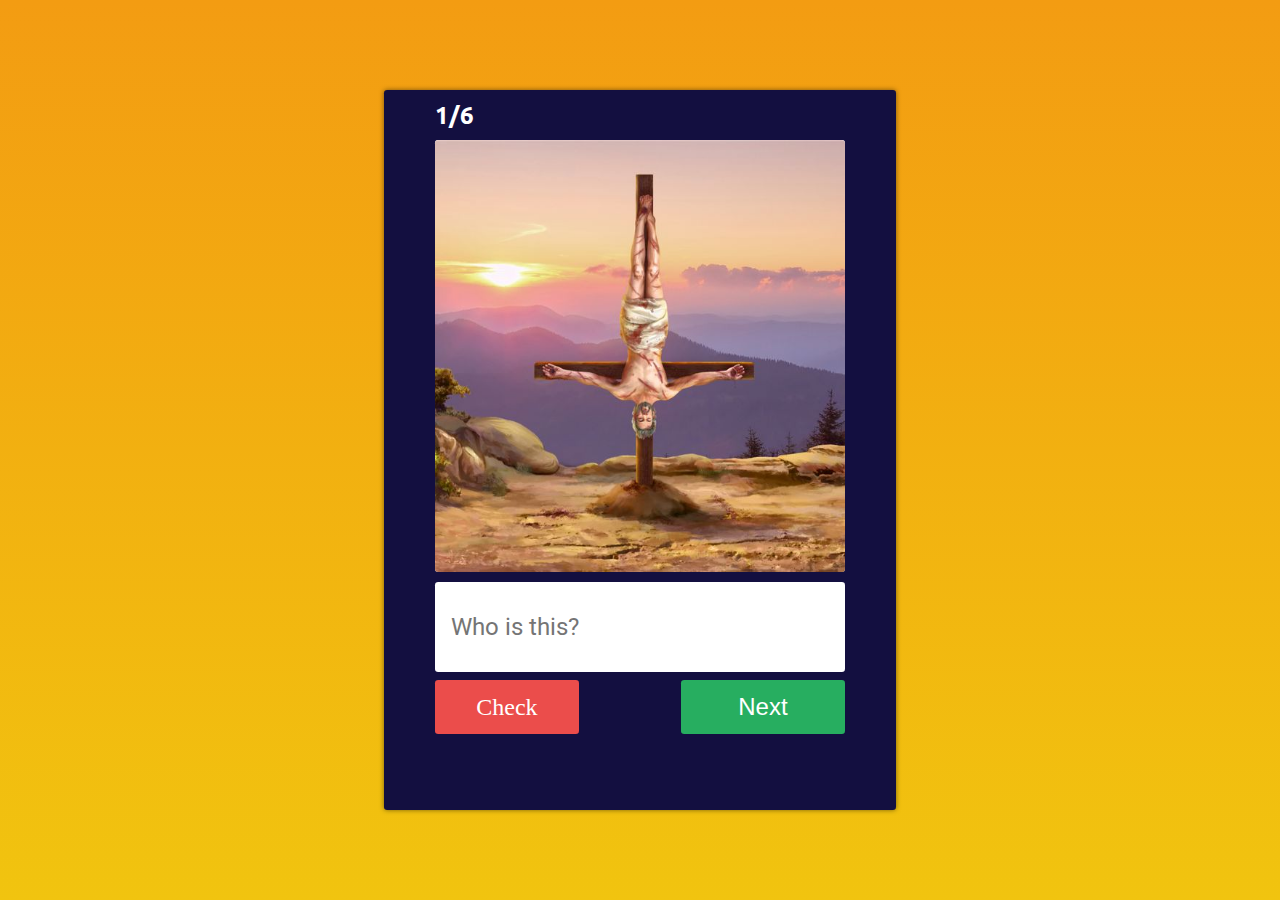
<file: scripture/wit-img-2/index.html>
<!DOCTYPE html>
<html lang="en">
<head>
    <meta charset="UTF-8">
    <meta name="viewport" content="width=device-width, initial-scale=1.0">
    <link href="https://fonts.googleapis.com/css2?family=Roboto:wght@100;400&display=swap" rel="stylesheet">
    <link href="https://fonts.googleapis.com/css2?family=Ubuntu:wght@300&display=swap" rel="stylesheet">
    <link rel="stylesheet" href="fontawesome/all.css">
    <link rel="stylesheet" href="fontawesome/fontawesome.css">
    <link rel="stylesheet" href="style.css">
    <title>Who is this?</title>
</head>
<body>
    
    <div class="main-container">
        <div class="counter">
            <span id="counter__text"></span>
        </div>
        <div class="questions-container">
            <div class="question-box">
               <img src="" alt="question" id="question-img">
            </div>
        </div>

        <div class="options">
            <input type="text" name="input__user" id="input__user" placeholder="Who is this?" autofocus>
        </div>

        <div class="controls">
            <div id="controls--check">
                <button id="check__text"  >Check</button>
                <div id="check__symbol">
                    <i id="check__icon" class="fas fa-check-circle"></i>
                </div>
            </div>
            <button id="controls--button">Next</button>
        </div>
    </div>

    <div class="results">
        <div class="score"><span id="score__text"></span></div>
        <div class="answers">       
            
        </div>
    </div>


    <script src="script.js"></script>
</body>
</html>
</file>
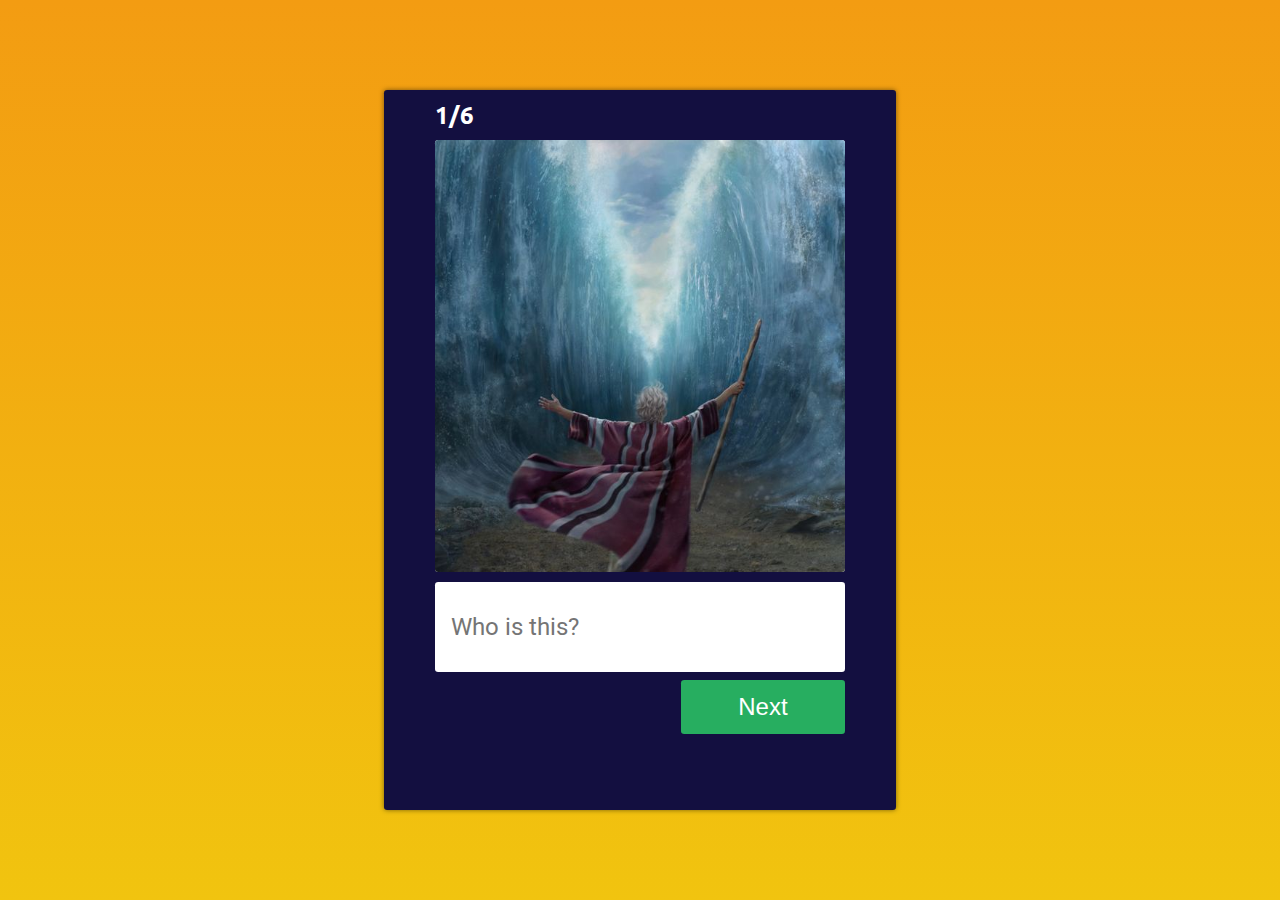
<file: scripture/wit-img/index.html>
<!DOCTYPE html>
<html lang="en">
<head>
    <meta charset="UTF-8">
    <meta name="viewport" content="width=device-width, initial-scale=1.0">
    <link href="https://fonts.googleapis.com/css2?family=Roboto:wght@100;400&display=swap" rel="stylesheet">
    <link href="https://fonts.googleapis.com/css2?family=Ubuntu:wght@300&display=swap" rel="stylesheet">
    <link rel="stylesheet" href="style.css">
    <title>Who is this?</title>
</head>
<body>
    
    <div class="main-container">
        <div class="counter">
            <span id="counter__text"></span>
        </div>
        <div class="questions-container">
            <div class="question-box">
               <img src="" alt="question" id="question-img">
            </div>
        </div>

        <div class="options">
            <input type="text" name="input__user" id="input__user" placeholder="Who is this?" autofocus>
        </div>

        <div class="controls">
            <span id="controls--hint"></span>
            <button id="controls--button">Next</button>
        </div>
    </div>

    <div class="results">
        <div class="score"><span id="score__text"></span></div>
        <div class="answers">       
            
        </div>
    </div>


    <script src="script.js"></script>
</body>
</html>
</file>
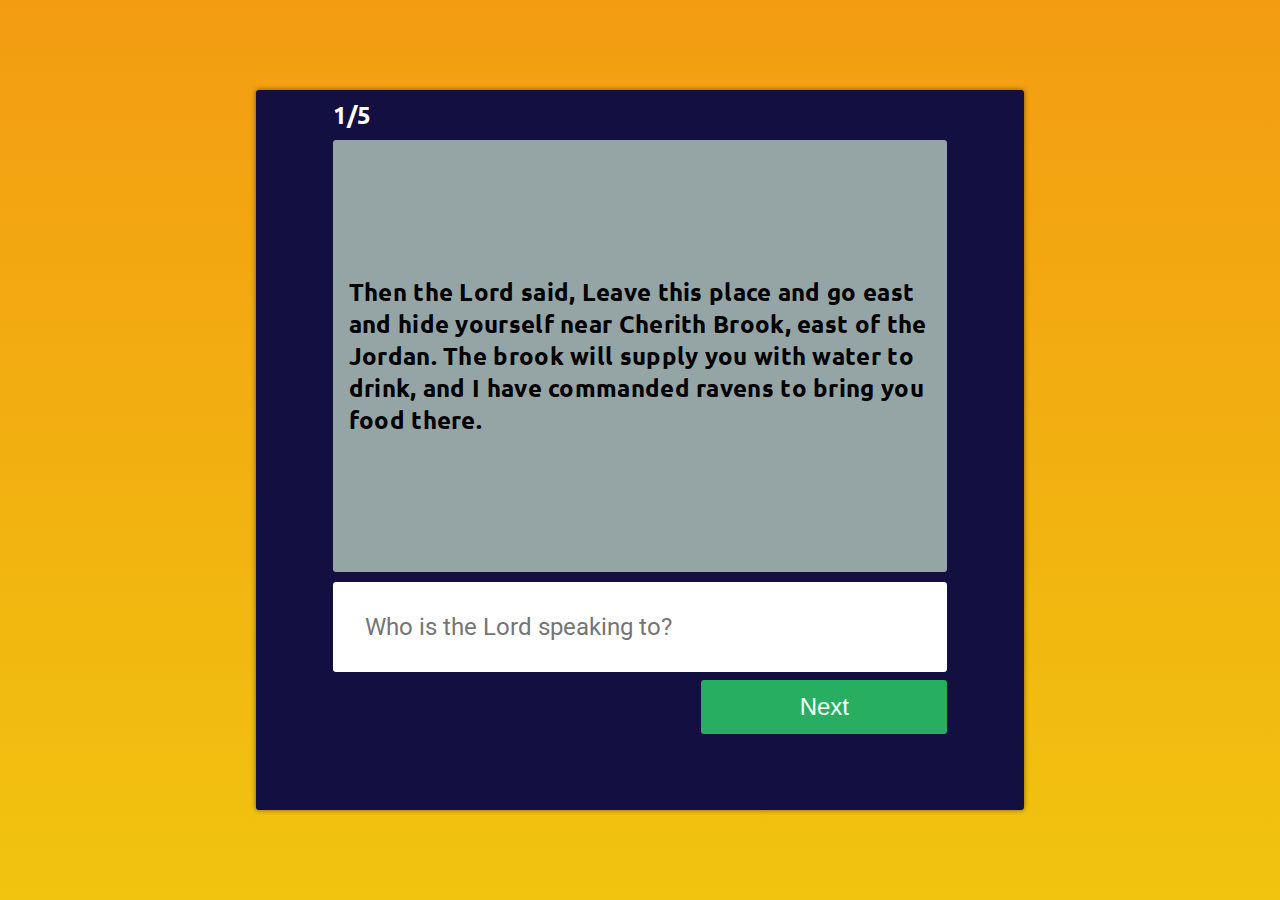
<file: scripture/wit/index.html>
<!DOCTYPE html>
<html lang="en">
<head>
    <meta charset="UTF-8">
    <meta name="viewport" content="width=device-width, initial-scale=1.0">
    <link href="https://fonts.googleapis.com/css2?family=Roboto:wght@100;400&display=swap" rel="stylesheet">
    <link href="https://fonts.googleapis.com/css2?family=Ubuntu:wght@300&display=swap" rel="stylesheet">
    <link rel="stylesheet" href="style.css">
    <title>Who is this?</title>
</head>
<body>
    
    <div class="main-container">
        <div class="counter">
            <span id="counter__text"></span>
        </div>
        <div class="questions-container">
            <div class="question-box">
                <span id="question__text"></span>
            </div>
        </div>

        <div class="options">
            <input type="text" name="input__user" id="input__user" placeholder="Who is this?" autofocus>
        </div>

        <div class="controls">
            <span id="controls--hint"></span>
            <button id="controls--button">Next</button>
        </div>
    </div>

    <div class="results">
        <div class="score"><span id="score__text"></span></div>
        <div class="answers">       
            
        </div>
    </div>


    <script src="script.js"></script>
</body>
</html>
</file>
<file: scripture/wit-img-2/style.css>
:root{
    --main-bg-color: green;
}

*{
    padding: 0;
    margin: 0;
    box-sizing: border-box;
    border-radius: 0.2rem;

}
html{
    font-family: 'Ubuntu','Roboto', sans-serif;
    font-weight: bold;
    letter-spacing: 0.3px;

}

body{
    font-size: 10px;
    width: 100%;
    height: 100vh;
    background: linear-gradient(#f39c12, #f1c40f);
}

.main-container{
    display: block;
    width: 40%;
    height: 80%;
    top: 10%;
    position: relative;
    margin-left: auto;
    margin-right: auto;
    background-color: #130f40   ;
    box-shadow: 0 0 5px rgba(0, 0, 0, 0.5);
}

/* counter */
.counter{
    height: 7%;
    width: 100%;    
    display: flex;
    flex-direction: column;
    justify-content: center;
    align-content: center;
    padding-left: 10%;
}

.counter #counter__text{
    width: 25%;
    color: white;
    font-size: 1.5rem;
    line-height: 1.5rem;
}
/* counter */

/* questions */
.questions-container{
    width: 100%;
    height: 60%;
    display: flex;
       flex-direction: column;
       justify-content: flex-end;
       align-content: center;
}

.question-box{
    width: 80%;
    height: 100%;
    align-self: center;
    background-color: white;
    display: flex;
    flex-direction: column;
       justify-content: center;
       align-content: center;
       padding: 0rem;
}

.question-box img{
    width: 100%;
    height: 100%;
}
/* questions */


/* options */
.options{
    width: 100%;
    height: 15%;
    display: flex;
    flex-direction: column;
    justify-content: flex-end;
    align-content: center;
    padding-bottom: 0.5rem;
}

.options input{
    display: block;
    width: 80%;
    height: 90%;
    margin-left: auto;
    margin-right: auto;
    border: 0;
    font-size: 1.5rem;
    padding-left: 1rem;
}

.options input:focus{
    outline: 0;
}
.options input::placeholder{
    font-family: 'Roboto', sans-serif;
}


/* options */


/* controls */
.controls{
    width: 80%;
    height: 15%;
    margin-left: auto;
    margin-right: auto;
    display: flex;
    flex-direction: row;
    justify-content: space-between;
    align-items: flex-start;
}

.controls #controls--check{
    width: 50%;
    height: 50%;
    border: 0;    
    font-size: 1.5rem;
    color: #fff;
    display: flex;
    flex-direction: row;
    justify-content: stretch;
    
}

.controls #controls--check #check__symbol{        
    width: 26%;
    margin-left: 0.2rem;
    background-color: rgba(199, 236, 238,1);
    font-size: 2.2rem;
    display: none;
    justify-content: center;
    align-items: center;

}

.controls #controls--check #check__symbol i.yes{
    color: #6ab04c;
}
.controls #controls--check #check__symbol i.no{
    color: #EA2027;
}
.controls #controls--check #check__text{    
    width: 70%;
    padding: 0;
    margin: 0;
    border: 0;
    font-size: 1.5rem;
    background-color: #eb4d4b;
    font-family: cursive;
    color: white;
    cursor: pointer;

}

.controls #controls--check #check__text.disabled{ 
    background-color: #57606f;    
    cursor: default;
    transform: none;
}   

.controls #controls--button{
    width: 40%;
    height: 50%;
    border: 0;
    background-color: #27ae60;
    color: white;
    font-size: 1.5rem;
    cursor: pointer;
}

.controls #controls--button:active{
    transform: scale(0.96);
}

.controls #controls--button:focus{
    outline: 0;
}

.controls #check__text:active{
    transform: scale(0.96);
}

.controls #check__text:focus{
    outline: 0;
}
/* controls */


/* results */

.results{
    width: 100%;    
    display: none;
    flex-direction: column;
    justify-content: flex-end;
    align-content: center;
    height: 100%;
}

.results .score{
    align-self: center;
    height: 10%;
    font-size: 2rem;
    color: white;
    text-align: center;
    display: flex;
    flex-direction: column;
    justify-content: center;
    align-content: center;
}

.results .answers{
    height: 90%;
    overflow: auto;
    display: flex;
    flex-direction: column;
    justify-content: flex-start;
    align-items: center;
    padding-bottom: 2rem;
}

.answers #results__question{
    width: 80%;    
    height: auto;
    font-size: 1.5rem;
    background-color: #130f40;
    color: white;
    padding: 0.2rem;
    text-align: justify;
}

.answers .results__answer{
    width: 80%;
    height: auto;
    font-size: 1.5rem;
    /* background-color: #6ab04c; */
    background-color: #ff3f34;
    color: white;
    padding: 1rem;
    margin-bottom: 1rem;
    text-align: justify;
}

.answers .results__answer.correct{
    background-color: #6ab04c;
    color:black;
}
.answers #results__placeholder{
    width: 80%;
    height: auto;
    font-size: 1.5rem;
    background-color: #22a6b3;
    padding: 1rem;
    text-align: justify;
}

/* results */


/* Media Queries */
@media only screen and (max-width: 600px) {
    .main-container{
        width: 100%;
        top: 0%;
        height: 100%;
        margin: 0;
        background-color: #130f40;
    }
    .counter{
        padding-left: 2.5%;
    }
    .options {
        height: 13%;
    }
    .options input{
        width: 95%;
        height: 85%;
    }

    .question-box{
        width: 95%;
    }
    .controls{
        width: 95%;        
    }
    .controls #controls--button{        
        height: 40%;
    }
    .controls #controls--check{        
        height: 40%;
    }
    .answers{
        width:95%;
        margin-left: auto;
        margin-right: auto;
    }

    .answers #results__question{
        width: 98%;
        height: auto;
    }
    
    .answers .results__answer{
        width: 98%;
    }
    .answers #results__placeholder{
        width: 98%;
    }
  }
/* Media Queries */
</file>
<file: scripture/wit-img/style.css>
:root{
    --main-bg-color: green;
}

*{
    padding: 0;
    margin: 0;
    box-sizing: border-box;
    border-radius: 0.2rem;

}
html{
    font-family: 'Ubuntu','Roboto', sans-serif;
    font-weight: bold;
    letter-spacing: 0.3px;

}

body{
    font-size: 10px;
    width: 100%;
    height: 100vh;
    background: linear-gradient(#f39c12, #f1c40f);
}

.main-container{
    display: block;
    width: 40%;
    height: 80%;
    top: 10%;
    position: relative;
    margin-left: auto;
    margin-right: auto;
    background-color: #130f40   ;
    box-shadow: 0 0 5px rgba(0, 0, 0, 0.5);
}

/* counter */
.counter{
    height: 7%;
    width: 100%;    
    display: flex;
    flex-direction: column;
    justify-content: center;
    align-content: center;
    padding-left: 10%;
}

.counter #counter__text{
    width: 25%;
    color: white;
    font-size: 1.5rem;
    line-height: 1.5rem;
}
/* counter */

/* questions */
.questions-container{
    width: 100%;
    height: 60%;
    display: flex;
       flex-direction: column;
       justify-content: flex-end;
       align-content: center;
}

.question-box{
    width: 80%;
    height: 100%;
    align-self: center;
    background-color: white;
    display: flex;
    flex-direction: column;
       justify-content: center;
       align-content: center;
       padding: 0rem;
}

.question-box img{
    width: 100%;
    height: 100%;
}
/* questions */


/* options */
.options{
    width: 100%;
    height: 15%;
    display: flex;
    flex-direction: column;
    justify-content: flex-end;
    align-content: center;
    padding-bottom: 0.5rem;
}

.options input{
    display: block;
    width: 80%;
    height: 90%;
    margin-left: auto;
    margin-right: auto;
    border: 0;
    font-size: 1.5rem;
    padding-left: 1rem;
}

.options input:focus{
    outline: 0;
}
.options input::placeholder{
    font-family: 'Roboto', sans-serif;
}


/* options */


/* controls */
.controls{
    width: 80%;
    height: 15%;
    margin-left: auto;
    margin-right: auto;
    display: flex;
    flex-direction: row;
    justify-content: space-between;
    align-items: flex-start;
}

.controls #controls--hint{
    color: white;
}
.controls #controls--button{
    width: 40%;
    height: 50%;
    border: 0;
    background-color: #27ae60;
    color: white;
    font-size: 1.5rem;
    cursor: pointer;
}

.controls #controls--button:active{
    transform: scale(0.96);
}

.controls #controls--button:focus{
    outline: 0;
}
/* controls */


/* results */

.results{
    width: 100%;    
    display: none;
    flex-direction: column;
    justify-content: flex-end;
    align-content: center;
    height: 100%;
}

.results .score{
    align-self: center;
    height: 10%;
    font-size: 2rem;
    color: white;
    text-align: center;
    display: flex;
    flex-direction: column;
    justify-content: center;
    align-content: center;
}

.results .answers{
    height: 90%;
    overflow: auto;
    display: flex;
    flex-direction: column;
    justify-content: flex-start;
    align-items: center;
    padding-bottom: 2rem;
}

.answers #results__question{
    width: 80%;    
    height: auto;
    font-size: 1.5rem;
    background-color: #130f40;
    color: white;
    padding: 0.2rem;
    text-align: justify;
}

.answers .results__answer{
    width: 80%;
    height: auto;
    font-size: 1.5rem;
    /* background-color: #6ab04c; */
    background-color: #ff3f34;
    color: white;
    padding: 1rem;
    margin-bottom: 1rem;
    text-align: justify;
}

.answers .results__answer.correct{
    background-color: #6ab04c;
    color:black;
}
.answers #results__placeholder{
    width: 80%;
    height: auto;
    font-size: 1.5rem;
    background-color: #22a6b3;
    padding: 1rem;
    text-align: justify;
}

/* results */


/* Media Queries */
@media only screen and (max-width: 600px) {
    .main-container{
        width: 100%;
        top: 0%;
        height: 100%;
        margin: 0;
        background-color: #130f40;
    }
    .counter{
        padding-left: 2.5%;
    }
    .options {
        height: 13%;
    }
    .options input{
        width: 95%;
        height: 85%;
    }

    .question-box{
        width: 95%;
    }
    .controls{
        width: 95%;        
    }
    .controls #controls--button{        
        height: 40%;
    }
    .answers{
        width:95%;
        margin-left: auto;
        margin-right: auto;
    }

    .answers #results__question{
        width: 98%;
        height: auto;
    }
    
    .answers .results__answer{
        width: 98%;
    }
    .answers #results__placeholder{
        width: 98%;
    }
  }
/* Media Queries */
</file>
<file: scripture/wit/style.css>
:root{
    --main-bg-color: green;
}

*{
    padding: 0;
    margin: 0;
    box-sizing: border-box;
    border-radius: 0.2rem;

}
html{
    font-family: 'Ubuntu','Roboto', sans-serif;
    font-weight: bold;
    letter-spacing: 0.3px;

}

body{
    font-size: 10px;
    width: 100%;
    height: 100vh;
    background: linear-gradient(#f39c12, #f1c40f);
}

.main-container{
    display: block;
    width: 60%;
    height: 80%;
    top: 10%;
    position: relative;
    margin-left: auto;
    margin-right: auto;
    background-color: #130f40   ;
    box-shadow: 0 0 5px rgba(0, 0, 0, 0.5);
}

/* counter */
.counter{
    height: 7%;
    width: 100%;    
    display: flex;
    flex-direction: column;
    justify-content: center;
    align-content: center;
    padding-left: 10%;
}

.counter #counter__text{
    width: 25%;
    color: white;
    font-size: 1.5rem;
    line-height: 1.5rem;
}
/* counter */

/* questions */
.questions-container{
    width: 100%;
    height: 60%;
    display: flex;
       flex-direction: column;
       justify-content: flex-end;
       align-content: center;
}

.question-box{
    width: 80%;
    height: 100%;
    align-self: center;
    background-color: #95a5a6;
    display: flex;
    flex-direction: column;
       justify-content: center;
       align-content: center;
       padding-left: 1rem;
       padding-right: 1rem;
}

#question__text{
    display: block;
    font-size: 1.5rem;
    
}
/* questions */


/* options */
.options{
    width: 100%;
    height: 15%;
    display: flex;
    flex-direction: column;
    justify-content: flex-end;
    align-content: center;
    padding-bottom: 0.5rem;
}

.options input{
    display: block;
    width: 80%;
    height: 90%;
    margin-left: auto;
    margin-right: auto;
    border: 0;
    font-size: 1.5rem;
    padding-left: 2rem;
}

.options input:focus{
    outline: 0;
}
.options input::placeholder{
    font-family: 'Roboto', sans-serif;
}


/* options */


/* controls */
.controls{
    width: 80%;
    height: 15%;
    margin-left: auto;
    margin-right: auto;
    display: flex;
    flex-direction: row;
    justify-content: space-between;
    align-items: flex-start;
}

.controls #controls--hint{
    color: white;
}
.controls #controls--button{
    width: 40%;
    height: 50%;
    border: 0;
    background-color: #27ae60;
    color: white;
    font-size: 1.5rem;
    cursor: pointer;
}

.controls #controls--button:active{
    transform: scale(0.96);
}

.controls #controls--button:focus{
    outline: 0;
}
/* controls */


/* results */

.results{
    width: 100%;    
    display: none;
    flex-direction: column;
    justify-content: flex-end;
    align-content: center;
    height: 100%;
}

.results .score{
    align-self: center;
    height: 10%;
    font-size: 2rem;
    color: white;
    text-align: center;
    display: flex;
    flex-direction: column;
    justify-content: center;
    align-content: center;
}

.results .answers{
    height: 90%;
    overflow: auto;
    display: flex;
    flex-direction: column;
    justify-content: flex-start;
    align-items: center;
    padding-bottom: 2rem;
}

.answers #results__question{
    width: 80%;
    height: auto;
    font-size: 1.5rem;
    background-color: #130f40;
    color: white;
    padding: 1rem;
    text-align: justify;
}

.answers .results__answer{
    width: 80%;
    height: auto;
    font-size: 1.5rem;
    /* background-color: #6ab04c; */
    background-color: #ff3f34;
    color: white;
    padding: 1rem;
    margin-bottom: 1rem;
    text-align: justify;
}

.answers .results__answer.correct{
    background-color: #6ab04c;
    color:black;
}
.answers #results__placeholder{
    width: 80%;
    height: auto;
    font-size: 1.5rem;
    background-color: #22a6b3;
    padding: 1rem;
    text-align: justify;
}

/* results */


/* Media Queries */
@media only screen and (max-width: 600px) {
    .main-container{
        width: 100%;
        top: 0%;
        height: 100%;
        margin: 0;
        background-color: #130f40;
    }
    .counter{
        padding-left: 2.5%;
    }
    .options {
        height: 13%;
    }
    .options input{
        width: 95%;
        height: 85%;
    }

    .question-box{
        width: 95%;
    }
    .controls{
        width: 95%;
    }
    .controls #controls--button{        
        height: 40%;
    }
    .answers{
        width:95%;
        margin-left: auto;
        margin-right: auto;
    }

    .answers #results__question{
        width: 98%;
    }
    
    .answers .results__answer{
        width: 98%;
    }
    .answers #results__placeholder{
        width: 98%;
    }
  }
/* Media Queries */
</file>
